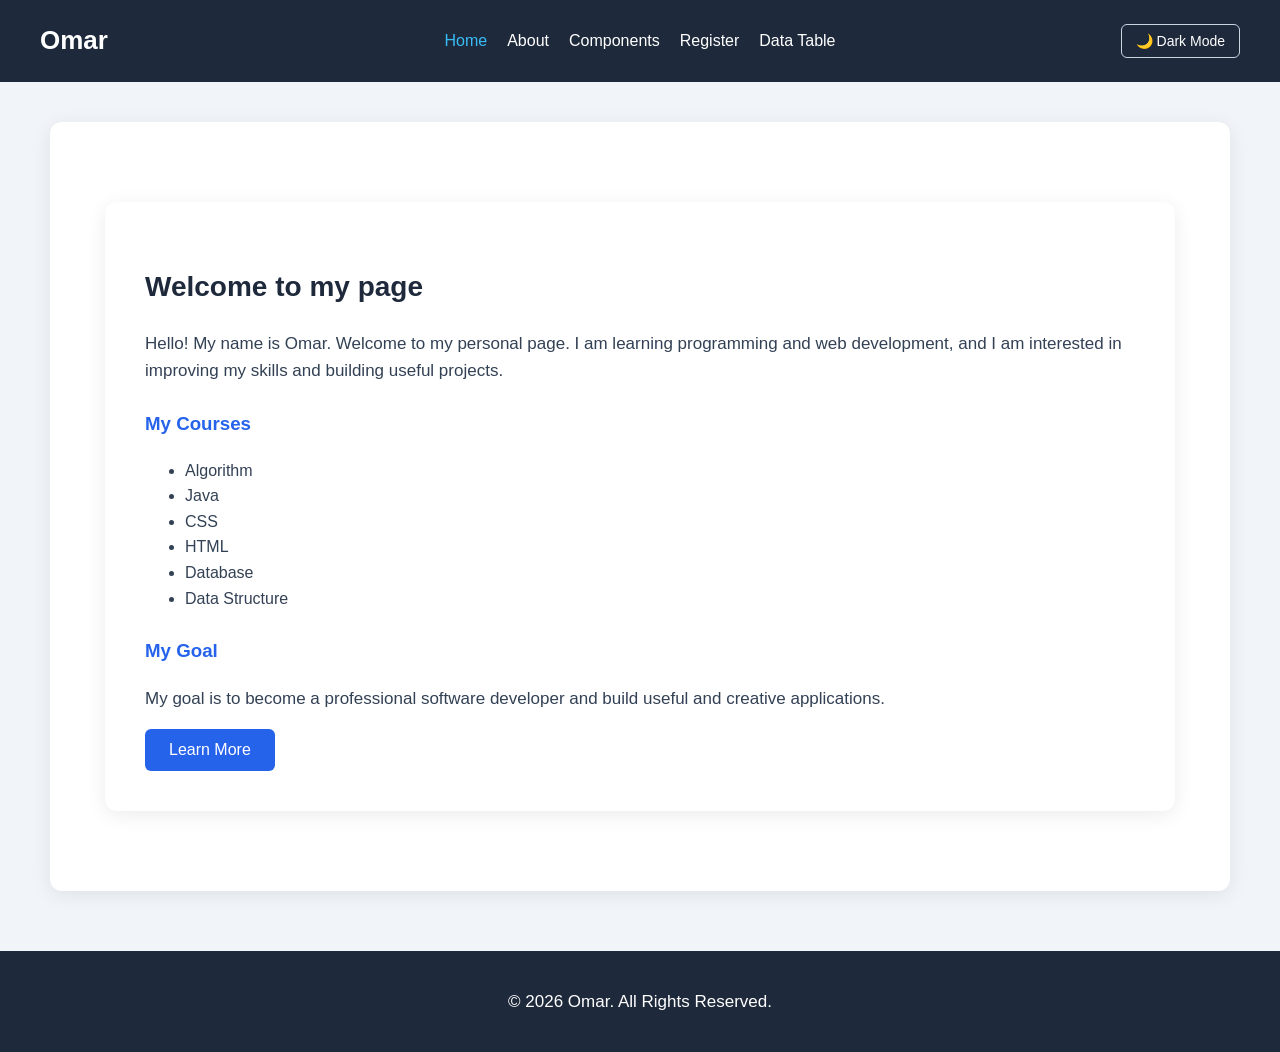
<file: index.html>
<!DOCTYPE html>
<html lang="en">

<head>
    <meta charset="UTF-8">
    <meta name="viewport" content="width=device-width, initial-scale=1.0">
    <title>Omar | Home</title>
    <link rel="stylesheet" href="css/style.css">
</head>

<body>

    <header>
        <h1>Omar</h1>
        <nav>
            <a href="index.html" class="active">Home</a>
            <a href="about.html">About</a>
            <a href="component.html">Components</a>
            <a href="validation.html">Register</a>
            <a href="data.html">Data Table</a>
        </nav>
        <button id="theme-toggle" class="theme-toggle-btn">🌙 Dark Mode</button>
    </header>

    <main class="container">
        <section>
            <h2>Welcome to my page</h2>

            <p>
                Hello! My name is Omar. Welcome to my personal page.
                I am learning programming and web development, and I am
                interested in improving my skills and building useful projects.
            </p>

            <h3>My Courses</h3>

            <ul>
                <li>Algorithm</li>
                <li>Java</li>
                <li>CSS</li>
                <li>HTML</li>
                <li>Database</li>
                <li>Data Structure</li>
            </ul>

            <h3>My Goal</h3>

            <p>
                My goal is to become a professional software developer
                and build useful and creative applications.
            </p>

            <button type="button" class="btn">Learn More</button>
        </section>
    </main>

    <footer>
        <p>&copy; 2026 Omar. All Rights Reserved.</p>
    </footer>

    <script>
        const themeToggleBtn = document.getElementById('theme-toggle');
        if (localStorage.getItem('theme') === 'dark') {
            document.body.classList.add('dark-mode');
            themeToggleBtn.textContent = '☀️ Light Mode';
        }
        themeToggleBtn.addEventListener('click', () => {
            document.body.classList.toggle('dark-mode');
            const isDark = document.body.classList.contains('dark-mode');
            localStorage.setItem('theme', isDark ? 'dark' : 'light');
            themeToggleBtn.textContent = isDark ? '☀️ Light Mode' : '🌙 Dark Mode';
        });
    </script>
</body>

</html>
</file>
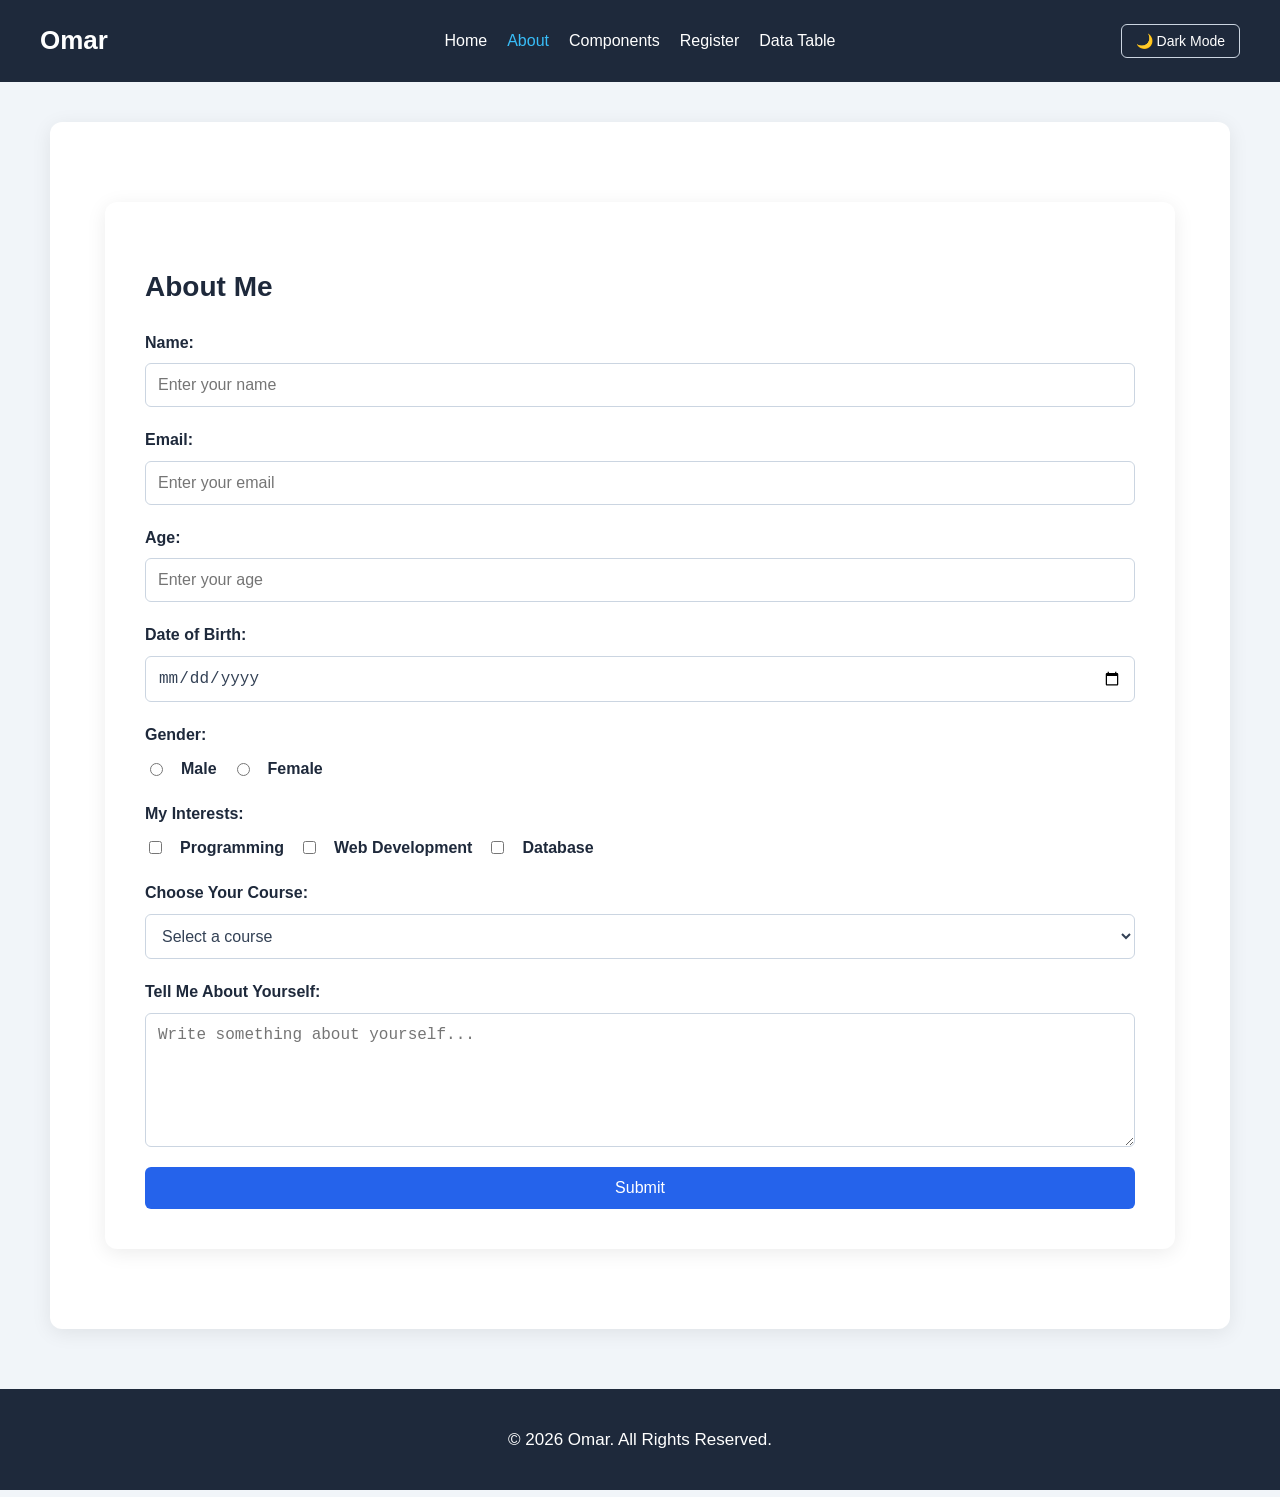
<file: about.html>
<!DOCTYPE html>
<html lang="en">

<head>
    <meta charset="UTF-8">
    <meta name="viewport" content="width=device-width, initial-scale=1.0">
    <title>About Omar</title>
    <link rel="stylesheet" href="css/style.css">
</head>

<body>

    <header>
        <h1>Omar</h1>
        <nav>
            <a href="index.html">Home</a>
            <a href="about.html" class="active">About</a>
            <a href="component.html">Components</a>
            <a href="validation.html">Register</a>
            <a href="data.html">Data Table</a>
        </nav>
        <button id="theme-toggle" class="theme-toggle-btn">🌙 Dark Mode</button>
    </header>

    <main class="container">
        <section>
            <h2>About Me</h2>

            <form>
                <div class="form-field">
                    <label for="name">Name:</label>
                    <input type="text" id="name" name="name" placeholder="Enter your name">
                </div>

                <div class="form-field">
                    <label for="email">Email:</label>
                    <input type="email" id="email" name="email" placeholder="Enter your email">
                </div>

                <div class="form-field">
                    <label for="age">Age:</label>
                    <input type="number" id="age" name="age" placeholder="Enter your age">
                </div>

                <div class="form-field">
                    <label for="date">Date of Birth:</label>
                    <input type="date" id="date" name="date">
                </div>

                <div class="form-field">
                    <label>Gender:</label>
                    <div class="radio-group">
                        <input type="radio" id="male" name="gender" value="male">
                        <label for="male">Male</label>
                        <input type="radio" id="female" name="gender" value="female">
                        <label for="female">Female</label>
                    </div>
                </div>

                <div class="form-field">
                    <label>My Interests:</label>
                    <div class="checkbox-group">
                        <input type="checkbox" id="programming" name="interest" value="programming">
                        <label for="programming">Programming</label>
                        <input type="checkbox" id="web" name="interest" value="web">
                        <label for="web">Web Development</label>
                        <input type="checkbox" id="database" name="interest" value="database">
                        <label for="database">Database</label>
                    </div>
                </div>

                <div class="form-field">
                    <label for="course">Choose Your Course:</label>
                    <select id="course" name="course">
                        <option value="">Select a course</option>
                        <option value="java">Java</option>
                        <option value="html">HTML</option>
                        <option value="css">CSS</option>
                        <option value="database">Database</option>
                        <option value="algorithm">Algorithm</option>
                        <option value="data-structure">Data Structure</option>
                    </select>
                </div>

                <div class="form-field">
                    <label for="message">Tell Me About Yourself:</label>
                    <textarea id="message" name="message" rows="6" placeholder="Write something about yourself..."></textarea>
                </div>

                <button type="submit" class="btn">Submit</button>
            </form>
        </section>
    </main>

    <footer>
        <p>&copy; 2026 Omar. All Rights Reserved.</p>
    </footer>

    <script>
        const themeToggleBtn = document.getElementById('theme-toggle');
        if (localStorage.getItem('theme') === 'dark') {
            document.body.classList.add('dark-mode');
            themeToggleBtn.textContent = '☀️ Light Mode';
        }
        themeToggleBtn.addEventListener('click', () => {
            document.body.classList.toggle('dark-mode');
            const isDark = document.body.classList.contains('dark-mode');
            localStorage.setItem('theme', isDark ? 'dark' : 'light');
            themeToggleBtn.textContent = isDark ? '☀️ Light Mode' : '🌙 Dark Mode';
        });
    </script>
</body>

</html>
</file>
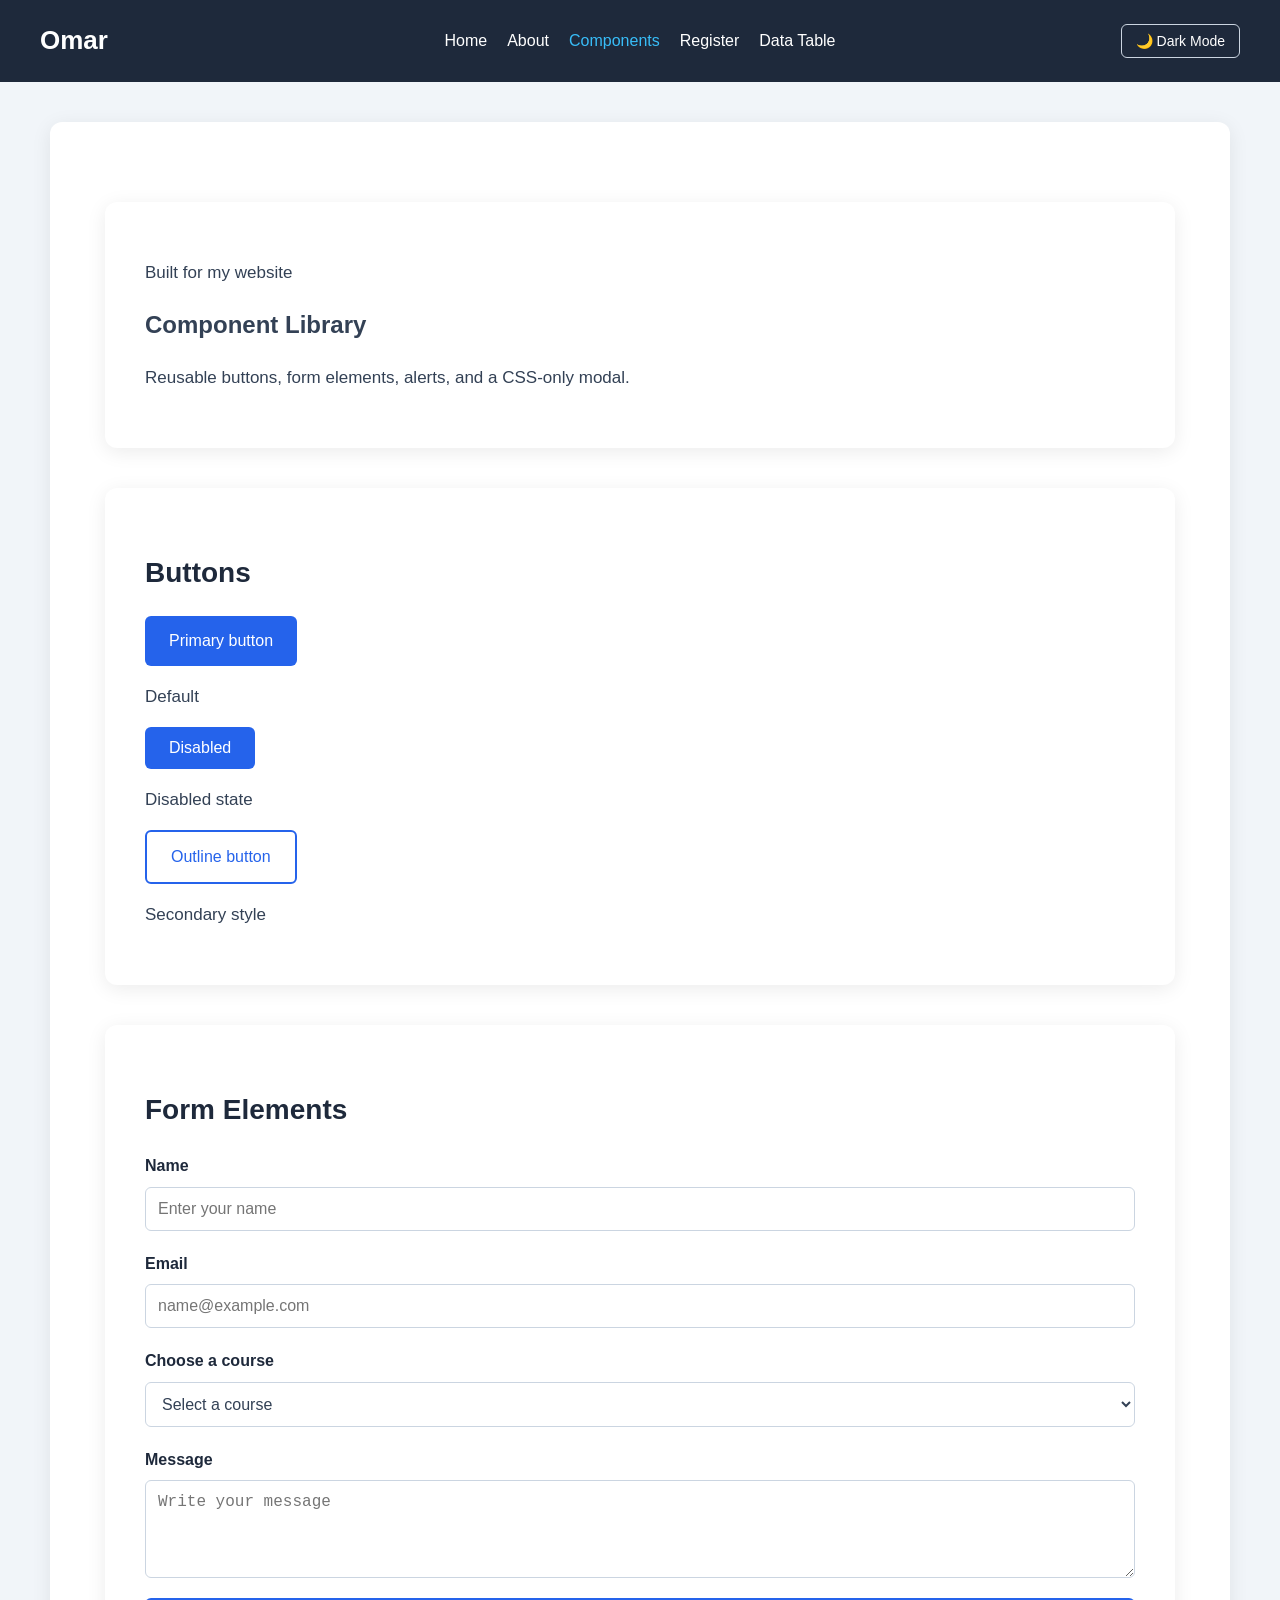
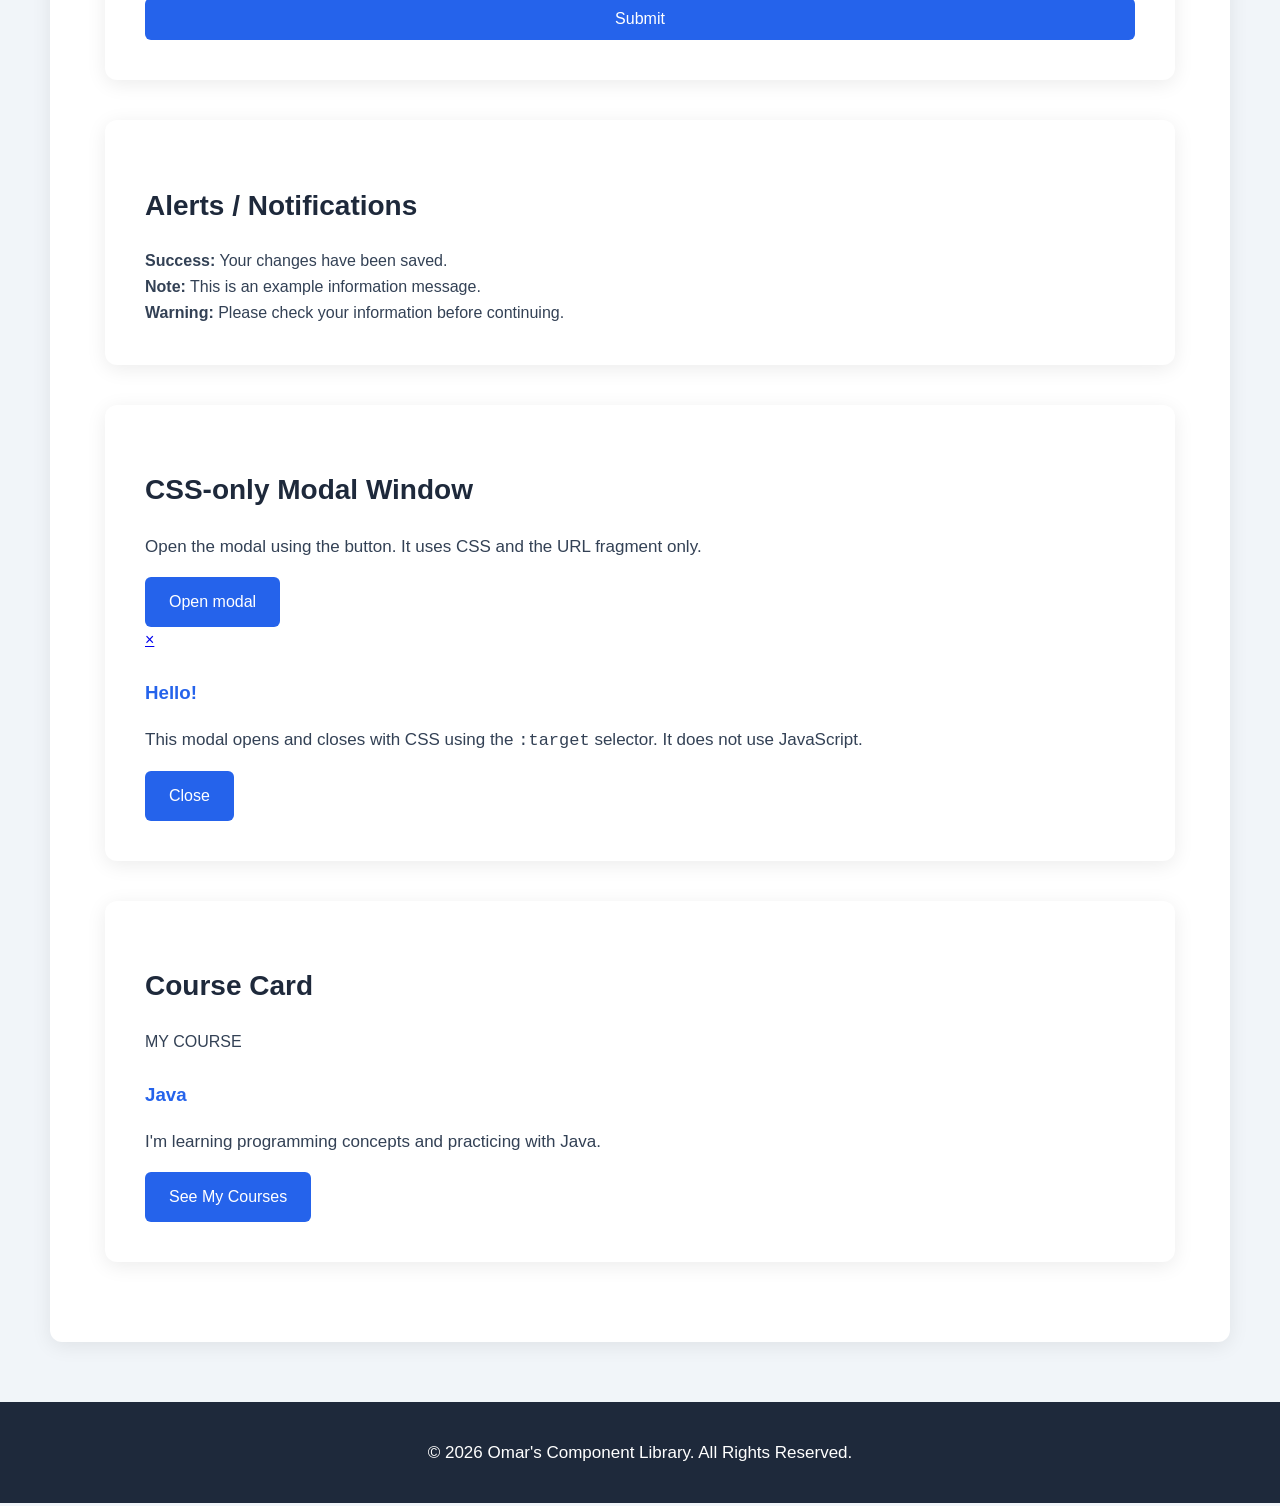
<file: component.html>
<!DOCTYPE html>
<html lang="en">
<head>
  <meta charset="UTF-8">
  <meta name="viewport" content="width=device-width, initial-scale=1">
  <meta name="description" content="Reusable components from Omar's website.">
  <title>Omar | Components</title>
  <link rel="stylesheet" href="css/style.css">
</head>
<body>
 <header>
    <a class="logo" href="index.html">Omar</a>
    <nav aria-label="Main navigation">
      <a href="index.html">Home</a>
      <a href="about.html">About</a>
      <a class="active" aria-current="page" href="component.html">Components</a>
      <a href="validation.html">Register</a>
      <a href="data.html">Data Table</a>
    </nav>

    <button id="theme-toggle" class="theme-toggle-btn">🌙 Dark Mode</button>
  </header>

  <main class="container page-content">
    <section class="page-heading">
      <p class="eyebrow">Built for my website</p>
      <h1>Component Library</h1>
      <p>Reusable buttons, form elements, alerts, and a CSS-only modal.</p>
    </section>
    
  </header>


    <section class="content-section" aria-labelledby="buttons-title">
      <h2 id="buttons-title">Buttons</h2>
      <div class="component-row">
        <div>
          <a class="btn" href="index.html">Primary button</a>
          <p class="label">Default</p>
        </div>
        <div>
          <button class="btn" type="button" disabled>Disabled</button>
          <p class="label">Disabled state</p>
        </div>
        <div>
          <a class="btn btn-outline" href="about.html">Outline button</a>
          <p class="label">Secondary style</p>
        </div>
      </div>
    </section>

    <section class="content-section" aria-labelledby="form-title">
      <h2 id="form-title">Form Elements</h2>

      <form class="form-card" action="#" method="get">
        <div class="form-field">
          <label for="comp-name">Name</label>
          <input
            id="comp-name"
            name="name"
            type="text"
            autocomplete="name"
            placeholder="Enter your name"
            required>
        </div>

        <div class="form-field">
          <label for="comp-email">Email</label>
          <input
            id="comp-email"
            name="email"
            type="email"
            autocomplete="email"
            placeholder="name@example.com"
            required>
        </div>

        <div class="form-field">
          <label for="comp-course">Choose a course</label>
          <select id="comp-course" name="course" required>
            <option value="">Select a course</option>
            <option value="java">Java</option>
            <option value="html-css">HTML &amp; CSS</option>
            <option value="algorithms">Algorithms</option>
            <option value="databases">Databases</option>
          </select>
        </div>

        <div class="form-field">
          <label for="comp-message">Message</label>
          <textarea
            id="comp-message"
            name="message"
            rows="4"
            placeholder="Write your message"></textarea>
        </div>

        <button class="btn" type="submit">Submit</button>
      </form>
    </section>

    <section class="content-section" aria-labelledby="alert-title">
      <h2 id="alert-title">Alerts / Notifications</h2>

      <div class="alert alert-success" role="status">
        <strong>Success:</strong> Your changes have been saved.
      </div>

      <div class="alert alert-info" role="status">
        <strong>Note:</strong> This is an example information message.
      </div>

      <div class="alert alert-warning" role="alert">
        <strong>Warning:</strong> Please check your information before continuing.
      </div>
    </section>

    <section class="content-section" aria-labelledby="modal-title">
      <h2 id="modal-title">CSS-only Modal Window</h2>
      <p>Open the modal using the button. It uses CSS and the URL fragment only.</p>

      <a class="btn" href="#demo-modal">Open modal</a>

      <div class="modal" id="demo-modal" role="dialog" aria-modal="true" aria-labelledby="modal-heading">
        <div class="modal-content">
          <a class="modal-close" href="#" aria-label="Close modal">&times;</a>
          <h3 id="modal-heading">Hello!</h3>
          <p>
            This modal opens and closes with CSS using the <code>:target</code>
            selector. It does not use JavaScript.
          </p>
          <a class="btn" href="#">Close</a>
        </div>
      </div>
    </section>

    <section class="content-section" aria-labelledby="card-title">
      <h2 id="card-title">Course Card</h2>
      <article class="card sample-card">
        <span class="course-number">MY COURSE</span>
        <h3>Java</h3>
        <p>I'm learning programming concepts and practicing with Java.</p>
        <a class="btn" href="index.html">See My Courses</a>
      </article>
    </section>
  </main>

  <footer>
    <div class="container">
      <p>&copy; 2026 Omar's Component Library. All Rights Reserved.</p>
    </div>
  </footer>
  <script>
    const themeToggleBtn = document.getElementById('theme-toggle');
    if (localStorage.getItem('theme') === 'dark') {
        document.body.classList.add('dark-mode');
        themeToggleBtn.textContent = '☀️ Light Mode';
    }
    themeToggleBtn.addEventListener('click', () => {
        document.body.classList.toggle('dark-mode');
        const isDark = document.body.classList.contains('dark-mode');
        localStorage.setItem('theme', isDark ? 'dark' : 'light');
        themeToggleBtn.textContent = isDark ? '☀️ Light Mode' : '🌙 Dark Mode';
    });
  </script>
</body>
</html>
</file>
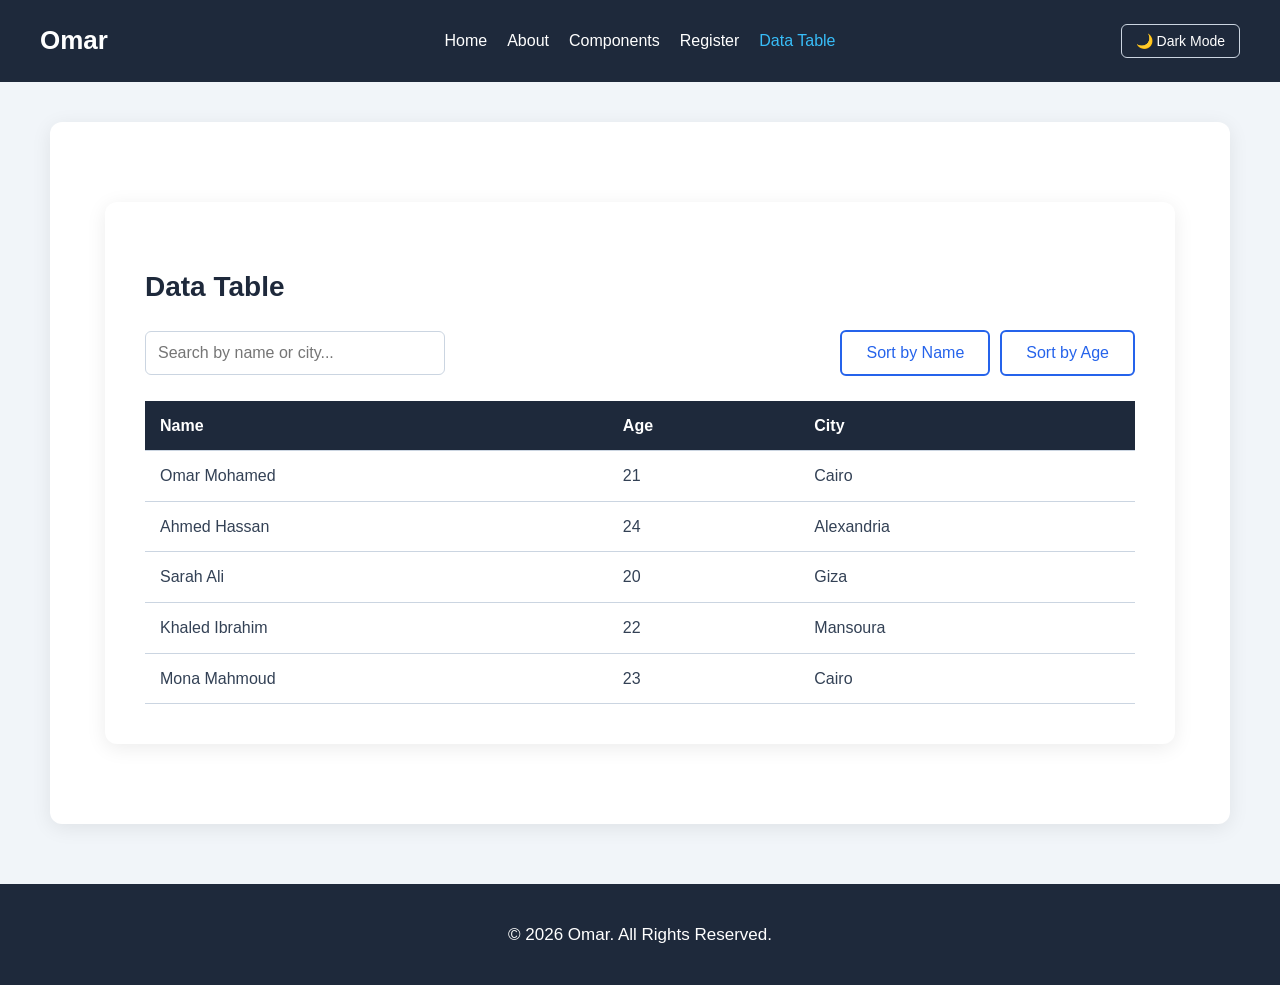
<file: data.html>
<!DOCTYPE html>
<html lang="en">

<head>
    <meta charset="UTF-8">
    <meta name="viewport" content="width=device-width, initial-scale=1.0">
    <title>Omar | Data Table</title>
    <link rel="stylesheet" href="css/style.css">
    <style>
        .table-controls {
            display: flex;
            flex-wrap: wrap;
            gap: 15px;
            margin-bottom: 25px;
            justify-content: space-between;
            align-items: center;
        }
        .search-box {
            max-width: 300px;
        }
        .sort-buttons {
            display: flex;
            gap: 10px;
        }
        .data-table {
            width: 100%;
            border-collapse: collapse;
            margin-top: 10px;
        }
        .data-table th, .data-table td {
            padding: 12px 15px;
            text-align: left;
            border-bottom: 1px solid var(--border-color);
        }
        .data-table th {
            background-color: var(--header-bg);
            color: var(--header-text);
        }
    </style>
</head>

<body>

    <header>
        <h1>Omar</h1>
        <nav>
            <a href="index.html">Home</a>
            <a href="about.html">About</a>
            <a href="component.html">Components</a>
            <a href="validation.html">Register</a>
            <a href="data.html" class="active">Data Table</a>
        </nav>
        <button id="theme-toggle" class="theme-toggle-btn">🌙 Dark Mode</button>
    </header>

    <main class="container">
        <section>
            <h2>Data Table</h2>

            <div class="table-controls">
                <input type="text" id="searchInput" class="search-box" placeholder="Search by name or city...">
                <div class="sort-buttons">
                    <button id="sortNameBtn" class="btn btn-outline">Sort by Name</button>
                    <button id="sortAgeBtn" class="btn btn-outline">Sort by Age</button>
                </div>
            </div>

            <table class="data-table">
                <thead>
                    <tr>
                        <th>Name</th>
                        <th>Age</th>
                        <th>City</th>
                    </tr>
                </thead>
                <tbody id="tableBody">
                    <!-- Dynamic Content -->
                </tbody>
            </table>
        </section>
    </main>

    <footer>
        <p>&copy; 2026 Omar. All Rights Reserved.</p>
    </footer>

    <script>
        // Dark Mode Logic
        const themeToggleBtn = document.getElementById('theme-toggle');
        if (localStorage.getItem('theme') === 'dark') {
            document.body.classList.add('dark-mode');
            themeToggleBtn.textContent = '☀️ Light Mode';
        }
        themeToggleBtn.addEventListener('click', () => {
            document.body.classList.toggle('dark-mode');
            const isDark = document.body.classList.contains('dark-mode');
            localStorage.setItem('theme', isDark ? 'dark' : 'light');
            themeToggleBtn.textContent = isDark ? '☀️ Light Mode' : '🌙 Dark Mode';
        });

        // Array of Objects
        const peopleData = [
            { name: "Omar Mohamed", age: 21, city: "Cairo" },
            { name: "Ahmed Hassan", age: 24, city: "Alexandria" },
            { name: "Sarah Ali", age: 20, city: "Giza" },
            { name: "Khaled Ibrahim", age: 22, city: "Mansoura" },
            { name: "Mona Mahmoud", age: 23, city: "Cairo" }
        ];

        let currentData = [...peopleData];
        let nameSortAsc = true;
        let ageSortAsc = true;

        const tableBody = document.getElementById('tableBody');
        const searchInput = document.getElementById('searchInput');
        const sortNameBtn = document.getElementById('sortNameBtn');
        const sortAgeBtn = document.getElementById('sortAgeBtn');

        function renderTable(data) {
            tableBody.innerHTML = '';
            if (data.length === 0) {
                tableBody.innerHTML = '<tr><td colspan="3" style="text-align: center;">No matching records found.</td></tr>';
                return;
            }
            data.forEach(person => {
                const tr = document.createElement('tr');
                tr.innerHTML = `
                    <td>${person.name}</td>
                    <td>${person.age}</td>
                    <td>${person.city}</td>
                `;
                tableBody.appendChild(tr);
            });
        }

        // Live Filter
        searchInput.addEventListener('input', function () {
            const query = this.value.toLowerCase();
            const filtered = peopleData.filter(person => 
                person.name.toLowerCase().includes(query) || 
                person.city.toLowerCase().includes(query)
            );
            currentData = filtered;
            renderTable(currentData);
        });

        // Sort by Name
        sortNameBtn.addEventListener('click', function () {
            currentData.sort((a, b) => {
                return nameSortAsc ? a.name.localeCompare(b.name) : b.name.localeCompare(a.name);
            });
            nameSortAsc = !nameSortAsc;
            renderTable(currentData);
        });

        // Sort by Age
        sortAgeBtn.addEventListener('click', function () {
            currentData.sort((a, b) => {
                return ageSortAsc ? a.age - b.age : b.age - a.age;
            });
            ageSortAsc = !ageSortAsc;
            renderTable(currentData);
        });

        // Initial render
        renderTable(currentData);
    </script>
</body>

</html>
</file>
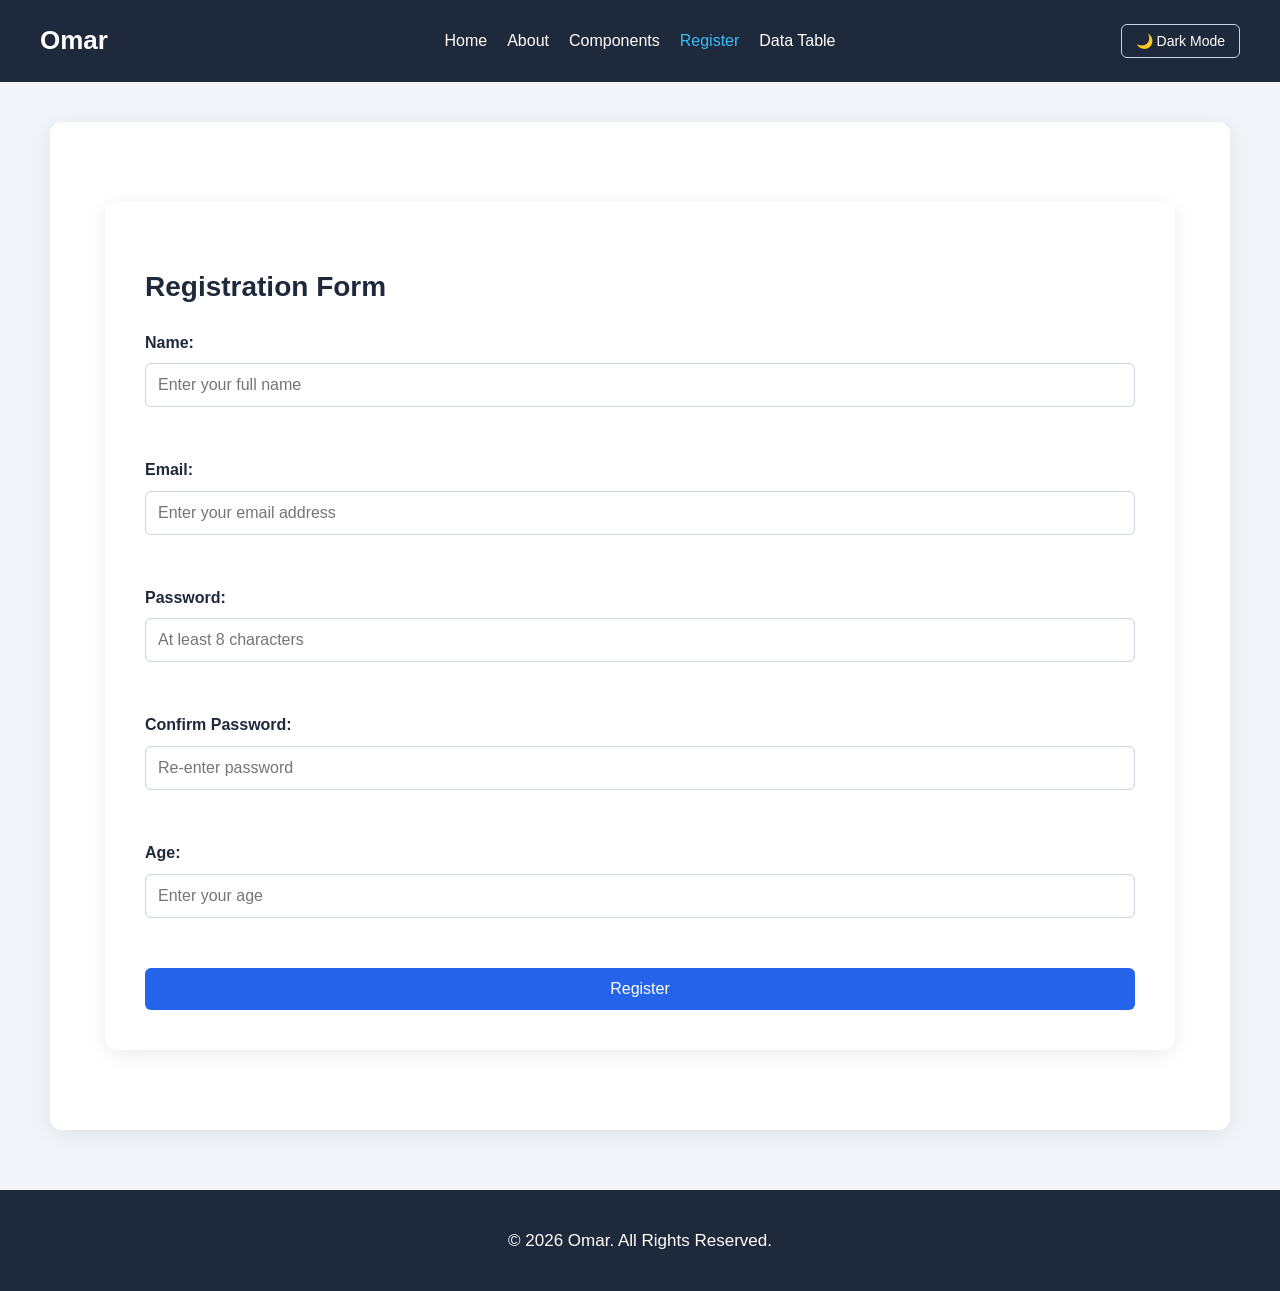
<file: validation.html>
<!DOCTYPE html>
<html lang="en">

<head>
    <meta charset="UTF-8">
    <meta name="viewport" content="width=device-width, initial-scale=1.0">
    <title>Omar | Registration & Validation</title>
    <link rel="stylesheet" href="css/style.css">
    <style>
        .error-message {
            color: #ef4444;
            font-size: 14px;
            margin-top: 4px;
            display: block;
            min-height: 18px;
        }
        .input-error {
            border-color: #ef4444 !important;
        }
    </style>
</head>

<body>

    <header>
        <h1>Omar</h1>
        <nav>
            <a href="index.html">Home</a>
            <a href="about.html">About</a>
            <a href="component.html">Components</a>
            <a href="validation.html" class="active">Register</a>
            <a href="data.html">Data Table</a>
        </nav>
        <button id="theme-toggle" class="theme-toggle-btn">🌙 Dark Mode</button>
    </header>

    <main class="container">
        <section>
            <h2>Registration Form</h2>
            <form id="registrationForm" novalidate>
                
                <div class="form-field">
                    <label for="reg-name">Name:</label>
                    <input type="text" id="reg-name" placeholder="Enter your full name">
                    <span class="error-message" id="nameError"></span>
                </div>

                <div class="form-field">
                    <label for="reg-email">Email:</label>
                    <input type="email" id="reg-email" placeholder="Enter your email address">
                    <span class="error-message" id="emailError"></span>
                </div>

                <div class="form-field">
                    <label for="reg-password">Password:</label>
                    <input type="password" id="reg-password" placeholder="At least 8 characters">
                    <span class="error-message" id="passwordError"></span>
                </div>

                <div class="form-field">
                    <label for="reg-confirm-password">Confirm Password:</label>
                    <input type="password" id="reg-confirm-password" placeholder="Re-enter password">
                    <span class="error-message" id="confirmPasswordError"></span>
                </div>

                <div class="form-field">
                    <label for="reg-age">Age:</label>
                    <input type="number" id="reg-age" placeholder="Enter your age">
                    <span class="error-message" id="ageError"></span>
                </div>

                <button type="submit" class="btn">Register</button>
            </form>
        </section>
    </main>

    <footer>
        <p>&copy; 2026 Omar. All Rights Reserved.</p>
    </footer>

    <script>
        // Dark Mode Logic
        const themeToggleBtn = document.getElementById('theme-toggle');
        if (localStorage.getItem('theme') === 'dark') {
            document.body.classList.add('dark-mode');
            themeToggleBtn.textContent = '☀️ Light Mode';
        }
        themeToggleBtn.addEventListener('click', () => {
            document.body.classList.toggle('dark-mode');
            const isDark = document.body.classList.contains('dark-mode');
            localStorage.setItem('theme', isDark ? 'dark' : 'light');
            themeToggleBtn.textContent = isDark ? '☀️ Light Mode' : '🌙 Dark Mode';
        });

        // Form Validation Logic
        const form = document.getElementById('registrationForm');
        const nameInput = document.getElementById('reg-name');
        const emailInput = document.getElementById('reg-email');
        const passwordInput = document.getElementById('reg-password');
        const confirmPasswordInput = document.getElementById('reg-confirm-password');
        const ageInput = document.getElementById('reg-age');

        function showError(input, errorEl, message) {
            errorEl.textContent = message;
            input.classList.add('input-error');
        }

        function clearError(input, errorEl) {
            errorEl.textContent = '';
            input.classList.remove('input-error');
        }

        function validateName() {
            const val = nameInput.value.trim();
            if (!val) {
                showError(nameInput, document.getElementById('nameError'), 'Name is required.');
                return false;
            }
            clearError(nameInput, document.getElementById('nameError'));
            return true;
        }

        function validateEmail() {
            const val = emailInput.value.trim();
            const emailRegex = /^[^\s@]+@[^\s@]+\.[^\s@]+$/;
            if (!val) {
                showError(emailInput, document.getElementById('emailError'), 'Email is required.');
                return false;
            } else if (!emailRegex.test(val)) {
                showError(emailInput, document.getElementById('emailError'), 'Please enter a valid email address.');
                return false;
            }
            clearError(emailInput, document.getElementById('emailError'));
            return true;
        }

        function validatePassword() {
            const val = passwordInput.value;
            if (!val) {
                showError(passwordInput, document.getElementById('passwordError'), 'Password is required.');
                return false;
            } else if (val.length < 8) {
                showError(passwordInput, document.getElementById('passwordError'), 'Password must be at least 8 characters.');
                return false;
            }
            clearError(passwordInput, document.getElementById('passwordError'));
            return true;
        }

        function validateConfirmPassword() {
            const pass = passwordInput.value;
            const confirmPass = confirmPasswordInput.value;
            if (!confirmPass) {
                showError(confirmPasswordInput, document.getElementById('confirmPasswordError'), 'Please confirm your password.');
                return false;
            } else if (pass !== confirmPass) {
                showError(confirmPasswordInput, document.getElementById('confirmPasswordError'), 'Passwords do not match.');
                return false;
            }
            clearError(confirmPasswordInput, document.getElementById('confirmPasswordError'));
            return true;
        }

        function validateAge() {
            const val = ageInput.value.trim();
            if (!val) {
                showError(ageInput, document.getElementById('ageError'), 'Age is required.');
                return false;
            } else if (parseInt(val) <= 0 || isNaN(parseInt(val))) {
                showError(ageInput, document.getElementById('ageError'), 'Please enter a valid age.');
                return false;
            }
            clearError(ageInput, document.getElementById('ageError'));
            return true;
        }

        // Live validation on input
        nameInput.addEventListener('input', validateName);
        emailInput.addEventListener('input', validateEmail);
        passwordInput.addEventListener('input', validatePassword);
        confirmPasswordInput.addEventListener('input', validateConfirmPassword);
        ageInput.addEventListener('input', validateAge);

        form.addEventListener('submit', function (e) {
            e.preventDefault();
            const isNameValid = validateName();
            const isEmailValid = validateEmail();
            const isPasswordValid = validatePassword();
            const isConfirmValid = validateConfirmPassword();
            const isAgeValid = validateAge();

            if (isNameValid && isEmailValid && isPasswordValid && isConfirmValid && isAgeValid) {
                alert('Registration successful!');
                form.reset();
            }
        });
    </script>
</body>

</html>
</file>
<file: css/style.css>
/* ==================== Base Styles & Variables ==================== */
:root {
  --bg-color: #f1f5f9;
  --surface-color: #ffffff;
  --text-color: #334155;
  --heading-color: #1e293b;
  --primary-color: #2563eb;
  --primary-hover: #1d4ed8;
  --header-bg: #1e293b;
  --header-text: #ffffff;
  --border-color: #cbd5e1;
  --input-bg: #ffffff;
}

/* Dark Mode Theme Variables */
body.dark-mode {
  --bg-color: #0f172a;
  --surface-color: #1e293b;
  --text-color: #cbd5e1;
  --heading-color: #f8fafc;
  --primary-color: #3b82f6;
  --primary-hover: #60a5fa;
  --header-bg: #020617;
  --header-text: #f8fafc;
  --border-color: #334155;
  --input-bg: #0f172a;
}

body {
  margin: 0;
  font-family: "Segoe UI", Tahoma, Geneva, Verdana, sans-serif;
  background-color: var(--bg-color);
  color: var(--text-color);
  line-height: 1.6;
  transition: background-color 0.3s, color 0.3s;
}

/* ==================== Header & Navigation ==================== */

header {
  background-color: var(--header-bg);
  color: var(--header-text);
  padding: 20px 40px;
  display: grid;
  grid-template-columns: 1fr auto 1fr;
  align-items: center;
  gap: 20px;
}

header h1, .logo {
  margin: 0;
  font-size: 26px;
  color: var(--header-text);
  text-decoration: none;
  font-weight: bold;
  justify-self: start;
}

nav {
  display: flex;
  gap: 20px;
  align-items: center;
  flex-wrap: wrap;
  justify-self: center;
}

nav a {
  color: var(--header-text);
  text-decoration: none;
  font-size: 16px;
  transition: color 0.2s;
}

nav a:hover, nav a.active {
  color: #38bdf8;
}

.theme-toggle-btn {
  background: transparent;
  border: 1px solid var(--border-color);
  color: var(--header-text);
  padding: 8px 14px;
  border-radius: 6px;
  cursor: pointer;
  font-size: 14px;
  transition: background 0.2s;
  justify-self: end;
}

/* ==================== Main Layout & Sections ==================== */
main.container, section {
  width: 90%;
  max-width: 1100px;
  margin: 40px auto;
  background-color: var(--surface-color);
  padding: 40px;
  border-radius: 12px;
  box-shadow: 0 4px 20px rgba(0, 0, 0, 0.08);
}

h2 {
  font-size: 28px;
  color: var(--heading-color);
  margin-bottom: 20px;
}

h3 {
  color: var(--primary-color);
  margin-top: 25px;
}

p {
  font-size: 17px;
}

/* ==================== Form Elements ==================== */
form, .form-card {
  display: flex;
  flex-direction: column;
  gap: 20px;
}

.form-field {
  display: flex;
  flex-direction: column;
  gap: 8px;
}

label {
  font-weight: 600;
  color: var(--heading-color);
}

input[type="text"],
input[type="email"],
input[type="number"],
input[type="date"],
input[type="password"],
select,
textarea {
  width: 100%;
  padding: 12px;
  border: 1px solid var(--border-color);
  border-radius: 6px;
  background-color: var(--input-bg);
  color: var(--text-color);
  font-size: 16px;
  box-sizing: border-box;
}

input:focus, select:focus, textarea:focus {
  outline: none;
  border-color: var(--primary-color);
  box-shadow: 0 0 0 3px rgba(37, 99, 235, 0.15);
}

.radio-group, .checkbox-group {
  display: flex;
  gap: 15px;
  align-items: center;
}

/* ==================== Buttons ==================== */
.btn, button[type="submit"], input[type="submit"] {
  background-color: var(--primary-color);
  color: white;
  border: none;
  padding: 12px 24px;
  border-radius: 6px;
  cursor: pointer;
  font-size: 16px;
  text-decoration: none;
  display: inline-block;
  text-align: center;
  transition: background-color 0.2s;
}

.btn:hover, button[type="submit"]:hover, input[type="submit"]:hover {
  background-color: var(--primary-hover);
}

.btn-outline {
  background-color: transparent;
  border: 2px solid var(--primary-color);
  color: var(--primary-color);
}

.btn-outline:hover {
  background-color: var(--primary-color);
  color: white;
}

/* ==================== Footer ==================== */
footer {
  background-color: var(--header-bg);
  color: var(--header-text);
  text-align: center;
  padding: 20px;
  margin-top: 60px;
}
</file>
